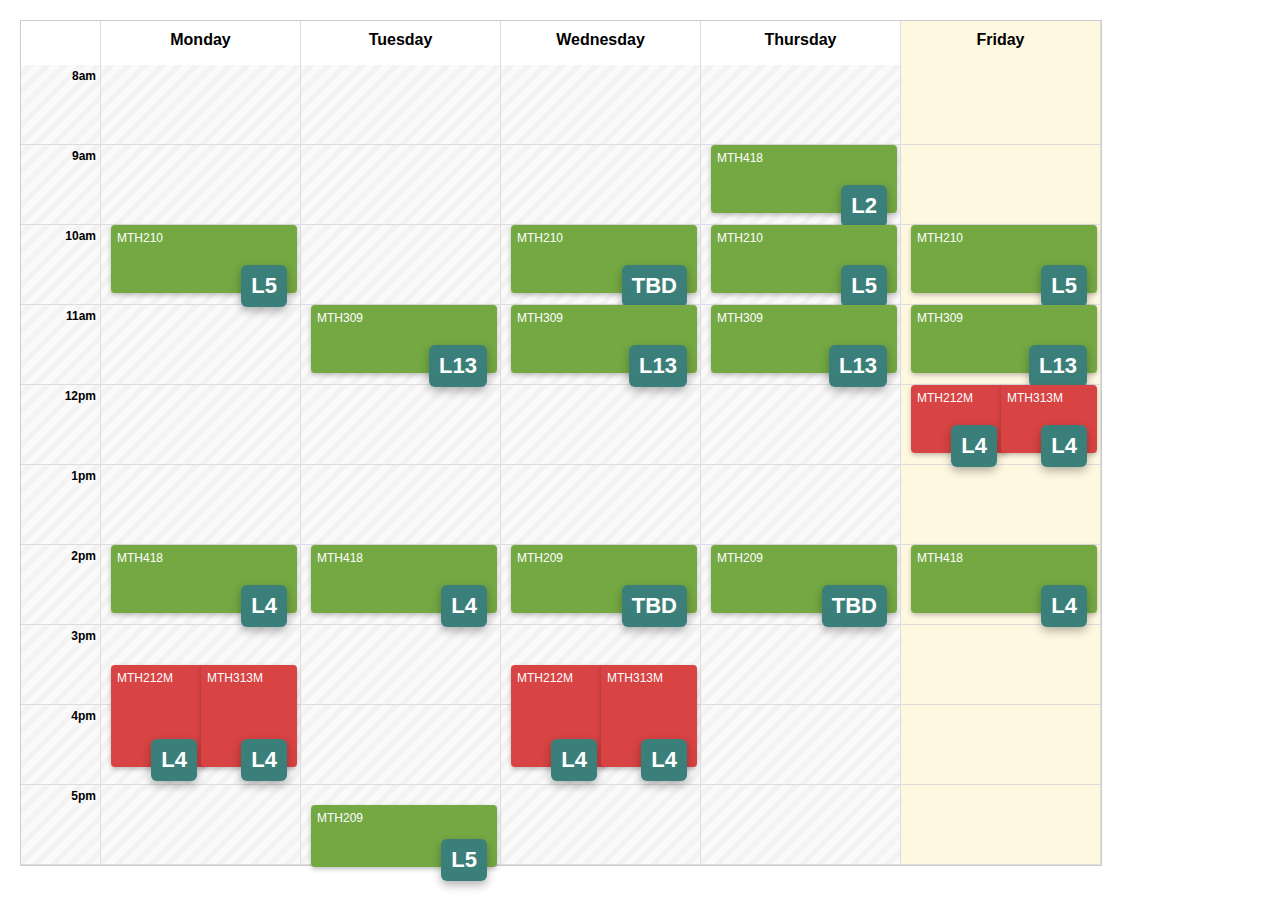
<file: time-table/index.html>
<!DOCTYPE html>
<html lang="en">
<head>
  <meta charset="UTF-8">
  <title>College Timetable</title>
  <link rel="stylesheet" href="style.css">
</head>
<body>

<div class="timetable-wrapper">

  <!-- Day Header -->
  <div class="header">
    <div></div>
    <div>Monday</div>
    <div>Tuesday</div>
    <div>Wednesday</div>
    <div>Thursday</div>
    <div>Friday</div>
  </div>

  <!-- Grid -->
  <div class="grid" id="grid"></div>

  <!-- Events Layer -->
  <div class="events" id="events"></div>

</div>

<script src="script.js"></script>
</body>
</html>
</file>
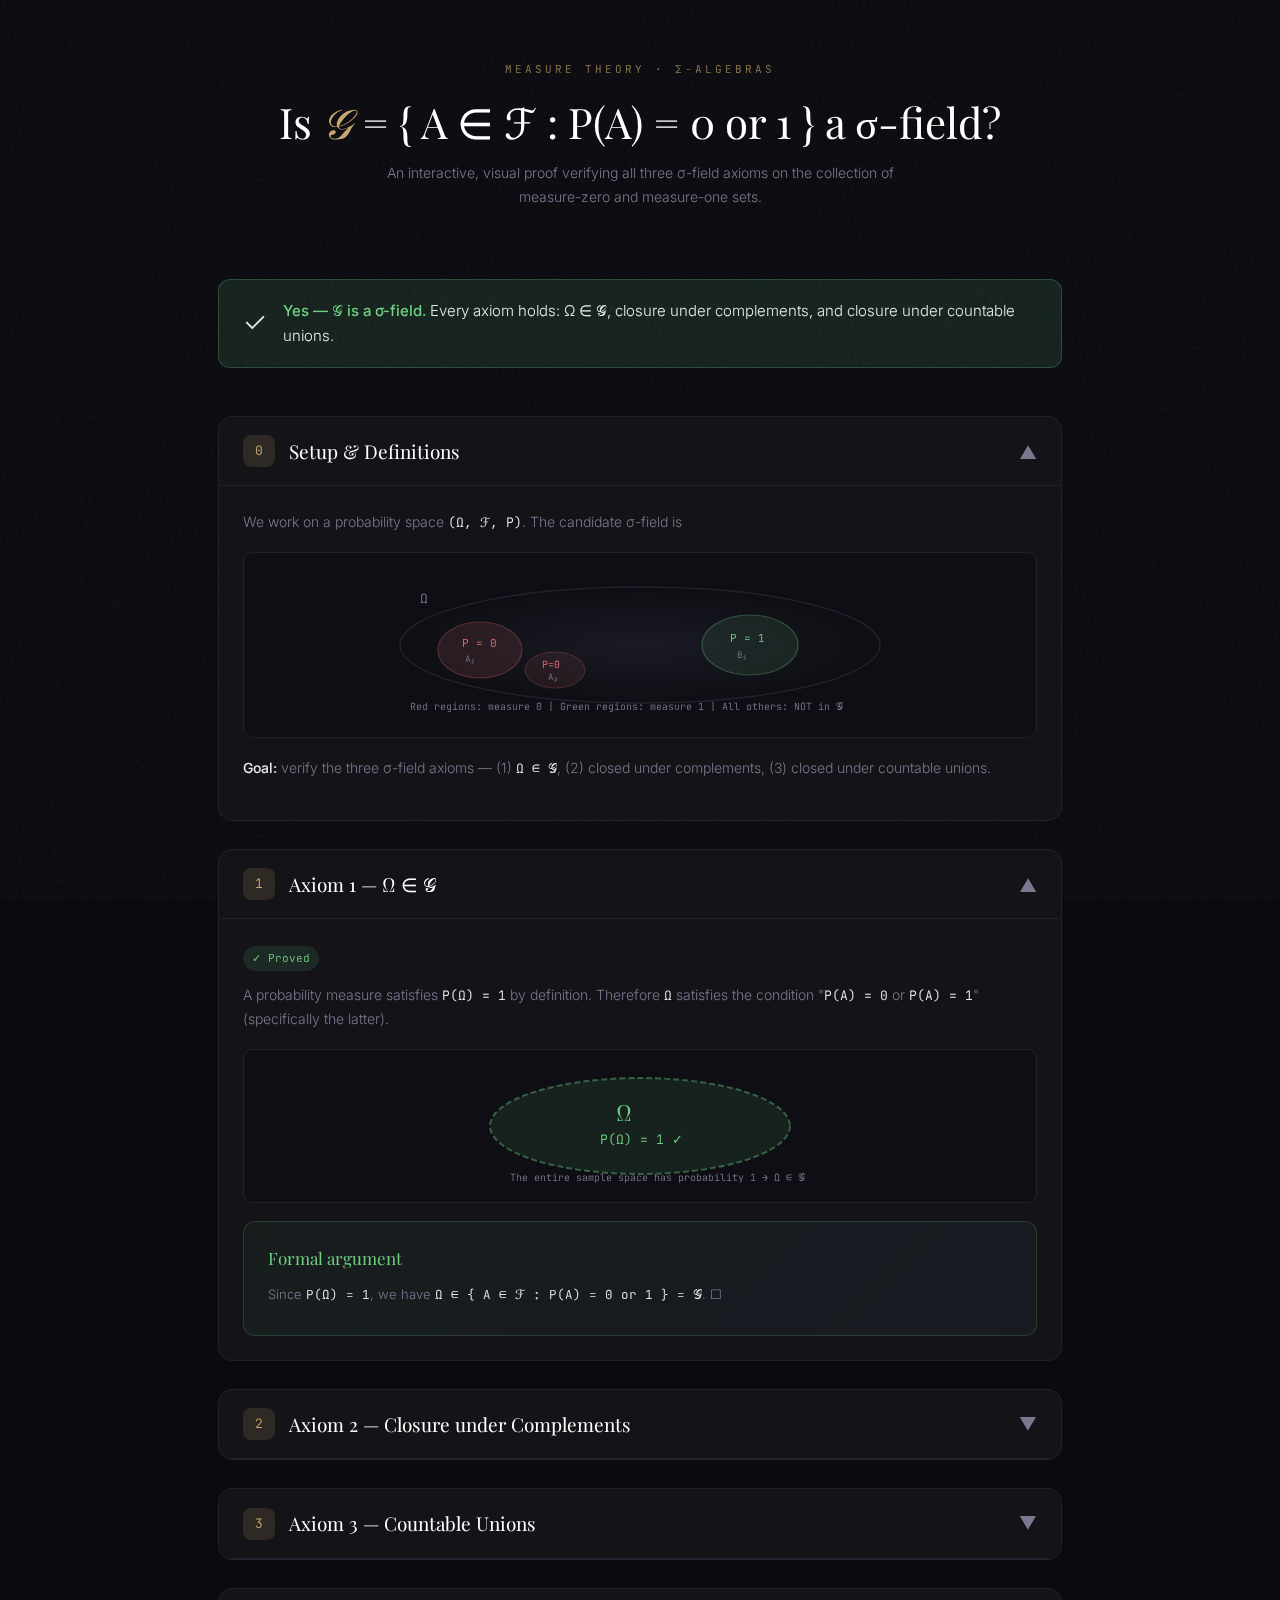
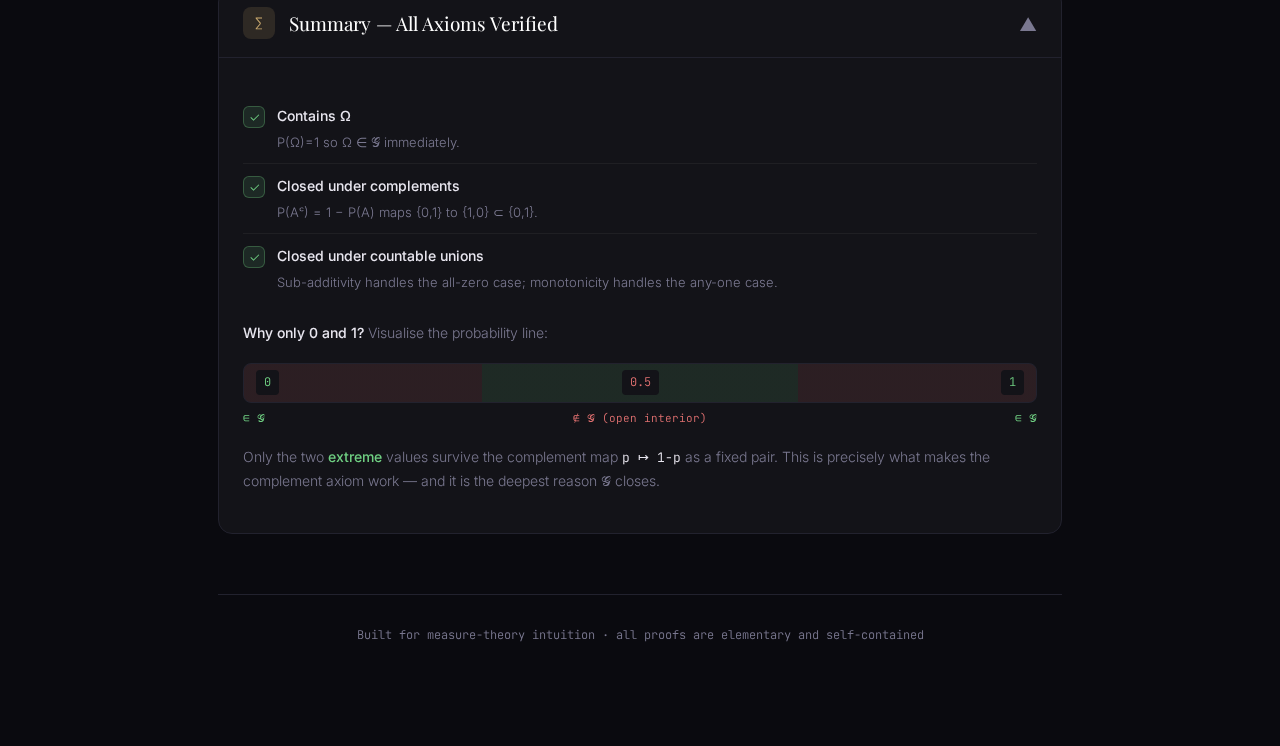
<file: MTH309-A2-Q16.html>
<!DOCTYPE html>
<html lang="en">
<head>
<meta charset="UTF-8"/>
<meta name="viewport" content="width=device-width, initial-scale=1.0"/>
<title>Is 𝒢 a σ-field? — Interactive Proof</title>
<style>
  @import url('https://fonts.googleapis.com/css2?family=Playfair+Display:ital,wght@0,400;0,700;1,400&family=JetBrains+Mono:wght@400;500&family=Inter:wght@300;400;500&display=swap');

  :root {
    --bg: #0a0a0f;
    --card: #131318;
    --card-border: #22222e;
    --text: #e8e6ef;
    --text-dim: #7a7890;
    --accent: #c8a86e;
    --accent-dim: rgba(200,168,110,0.15);
    --green: #6fcf82;
    --green-dim: rgba(111,207,130,0.12);
    --red: #e07070;
    --red-dim: rgba(224,112,112,0.12);
    --blue: #7aabf0;
    --blue-dim: rgba(122,171,240,0.15);
    --purple: #b088e8;
    --purple-dim: rgba(176,136,232,0.15);
  }

  * { margin:0; padding:0; box-sizing:border-box; }

  body {
    background: var(--bg);
    color: var(--text);
    font-family: 'Inter', sans-serif;
    font-weight: 300;
    line-height: 1.7;
    min-height: 100vh;
    overflow-x: hidden;
  }

  /* ─── ambient grain ─── */
  body::before {
    content:'';
    position:fixed; inset:0; z-index:0;
    background: url("data:image/svg+xml,%3Csvg viewBox='0 0 256 256' xmlns='http://www.w3.org/2000/svg'%3E%3Cfilter id='n'%3E%3CfeTurbulence type='fractalNoise' baseFrequency='0.9' numOctaves='4'/%3E%3C/filter%3E%3Crect width='100%25' height='100%25' filter='url(%23n)' opacity='0.04'/%3E%3C/svg%3E");
    pointer-events:none;
  }

  .page-wrap { position:relative; z-index:1; max-width:900px; margin:0 auto; padding:60px 28px 100px; }

  /* ─── Header ─── */
  header { text-align:center; margin-bottom:70px; }
  header .eyebrow {
    font-family:'JetBrains Mono',monospace;
    font-size:11px; letter-spacing:3px; text-transform:uppercase;
    color:var(--accent); opacity:.7; margin-bottom:18px;
  }
  header h1 {
    font-family:'Playfair Display',serif;
    font-size:clamp(28px,5vw,42px);
    font-weight:400; line-height:1.2;
    color:#fff;
  }
  header h1 em { font-style:italic; color:var(--accent); }
  header .sub {
    margin-top:14px; font-size:14px; color:var(--text-dim); max-width:540px; margin-left:auto; margin-right:auto;
  }

  /* ─── verdict banner ─── */
  .verdict {
    display:flex; align-items:center; gap:16px;
    background:var(--green-dim); border:1px solid rgba(111,207,130,0.25);
    border-radius:12px; padding:18px 24px; margin-bottom:48px;
  }
  .verdict-icon { font-size:28px; flex-shrink:0; }
  .verdict-text { font-size:15px; }
  .verdict-text strong { color:var(--green); font-weight:500; }

  /* ─── Section cards ─── */
  .section-card {
    background:var(--card); border:1px solid var(--card-border);
    border-radius:14px; margin-bottom:28px; overflow:hidden;
    animation: fadeUp .5s ease both;
  }
  @keyframes fadeUp { from { opacity:0; transform:translateY(18px); } to { opacity:1; transform:translateY(0); } }

  .card-header {
    display:flex; align-items:center; gap:14px;
    padding:18px 24px; cursor:pointer; user-select:none;
    border-bottom:1px solid var(--card-border);
    transition: background .2s;
  }
  .card-header:hover { background:rgba(255,255,255,.03); }

  .card-header .num {
    font-family:'JetBrains Mono',monospace;
    background:var(--accent-dim); color:var(--accent);
    width:32px; height:32px; border-radius:8px;
    display:flex; align-items:center; justify-content:center;
    font-size:13px; flex-shrink:0;
  }
  .card-header h2 { font-family:'Playfair Display',serif; font-weight:400; font-size:19px; color:#fff; flex:1; }
  .card-header .toggle-icon { color:var(--text-dim); font-size:18px; transition:transform .3s; }
  .card-header.open .toggle-icon { transform:rotate(180deg); }

  .card-body { padding:0; max-height:0; overflow:hidden; transition:max-height .45s cubic-bezier(.4,0,.2,1), padding .3s; }
  .card-body.open { max-height:1200px; padding:24px; }

  /* proof text styling */
  .proof-text { font-size:14px; color:var(--text-dim); margin-bottom:16px; }
  .proof-text .math { font-family:'JetBrains Mono',monospace; color:var(--text); font-size:13px; }
  .proof-text strong { color:var(--text); font-weight:500; }

  .tag {
    display:inline-block; font-size:11px; font-family:'JetBrains Mono',monospace;
    padding:3px 9px; border-radius:20px; margin-right:6px;
  }
  .tag.proved { background:var(--green-dim); color:var(--green); }
  .tag.key { background:var(--blue-dim); color:var(--blue); }

  /* ─── SVG Canvas areas ─── */
  .canvas-wrap {
    background:#0e0e14; border-radius:10px; border:1px solid var(--card-border);
    margin:18px 0; padding:16px; text-align:center;
  }
  .canvas-wrap svg { display:block; margin:0 auto; }
  .canvas-label {
    font-family:'JetBrains Mono',monospace; font-size:11px;
    color:var(--text-dim); margin-top:8px; letter-spacing:1px;
  }

  /* ─── Buttons ─── */
  .btn-row { display:flex; gap:10px; flex-wrap:wrap; margin:16px 0; }
  .btn {
    font-family:'JetBrains Mono',monospace; font-size:12px;
    background:var(--accent-dim); color:var(--accent);
    border:1px solid rgba(200,168,110,.3); border-radius:20px;
    padding:7px 16px; cursor:pointer; transition:all .2s;
  }
  .btn:hover { background:rgba(200,168,110,.3); }
  .btn.active { background:var(--accent); color:#0a0a0f; font-weight:500; }

  /* ─── Complement animation state labels ─── */
  .state-label {
    font-family:'JetBrains Mono',monospace; font-size:12px;
    color:var(--text-dim); margin-top:10px;
  }
  .state-label .hl { color:var(--accent); font-weight:500; }

  /* ─── Sigma field requirements checklist ─── */
  .checklist { margin:12px 0; }
  .check-item {
    display:flex; align-items:flex-start; gap:12px; padding:10px 0;
    border-bottom:1px solid rgba(255,255,255,.05);
  }
  .check-item:last-child { border-bottom:none; }
  .check-icon {
    width:22px; height:22px; border-radius:6px; flex-shrink:0;
    display:flex; align-items:center; justify-content:center;
    font-size:13px; margin-top:2px;
  }
  .check-icon.yes { background:var(--green-dim); color:var(--green); border:1px solid rgba(111,207,130,.3); }
  .check-icon.no  { background:var(--red-dim);   color:var(--red);   border:1px solid rgba(224,112,112,.3); }
  .check-title { font-weight:500; color:var(--text); font-size:14px; }
  .check-desc { font-size:13px; color:var(--text-dim); margin-top:3px; }

  /* ─── Animated number line / probability strip ─── */
  .prob-strip-wrap { margin:18px 0; }
  .prob-strip {
    height:40px; border-radius:8px; position:relative;
    background: linear-gradient(90deg, var(--red-dim) 0%, var(--red-dim) 30%, var(--green-dim) 30%, var(--green-dim) 70%, var(--red-dim) 70%, var(--red-dim) 100%);
    border:1px solid var(--card-border);
    display:flex; align-items:center; justify-content:space-between;
    padding:0 12px;
  }
  .prob-strip .pin {
    font-family:'JetBrains Mono',monospace; font-size:12px;
    color:var(--text); background:var(--card); padding:2px 8px; border-radius:4px;
    position:relative; z-index:1;
  }
  .prob-strip .pin.zero { color:var(--green); }
  .prob-strip .pin.one  { color:var(--green); }
  .prob-strip .pin.mid  { color:var(--red); }

  .prob-labels {
    display:flex; justify-content:space-between; margin-top:6px;
  }
  .prob-labels span {
    font-size:11px; color:var(--text-dim); font-family:'JetBrains Mono',monospace;
  }
  .prob-labels span.ok { color:var(--green); }
  .prob-labels span.bad { color:var(--red); }

  /* ─── Countable union interactive ─── */
  .union-demo { margin:18px 0; }
  .union-sets { display:flex; gap:8px; flex-wrap:wrap; margin-bottom:12px; }
  .set-chip {
    font-family:'JetBrains Mono',monospace; font-size:13px;
    padding:6px 14px; border-radius:8px; cursor:pointer;
    border:2px solid transparent; transition:all .25s;
  }
  .set-chip.off  { background:rgba(255,255,255,.04); color:var(--text-dim); border-color:rgba(255,255,255,.1); }
  .set-chip.on   { background:var(--blue-dim); color:var(--blue); border-color:rgba(122,171,240,.35); }
  .union-result {
    font-family:'JetBrains Mono',monospace; font-size:14px;
    padding:12px 18px; border-radius:8px;
    background:rgba(255,255,255,.03); border:1px solid var(--card-border);
    transition: all .3s;
  }
  .union-result .r-label { color:var(--text-dim); font-size:11px; display:block; margin-bottom:4px; letter-spacing:1px; }

  /* ─── Proof summary box ─── */
  .proof-box {
    background:linear-gradient(135deg, rgba(111,207,130,.06), rgba(122,171,240,.05));
    border:1px solid rgba(111,207,130,.2);
    border-radius:12px; padding:22px 24px; margin-top:12px;
  }
  .proof-box h3 {
    font-family:'Playfair Display',serif; font-size:17px; color:var(--green); margin-bottom:10px; font-weight:400;
  }
  .proof-box p { font-size:13px; color:var(--text-dim); margin-bottom:8px; }
  .proof-box .math { font-family:'JetBrains Mono',monospace; color:var(--text); font-size:12.5px; }

  /* ─── Animated pulse on Omega circle ─── */
  @keyframes pulse { 0%,100%{ r:72; } 50%{ r:75; } }

  /* ─── Footer ─── */
  footer { text-align:center; margin-top:60px; padding-top:30px; border-top:1px solid var(--card-border); }
  footer p { font-size:12px; color:var(--text-dim); font-family:'JetBrains Mono',monospace; }

  /* scrollbar */
  ::-webkit-scrollbar { width:6px; }
  ::-webkit-scrollbar-track { background:var(--bg); }
  ::-webkit-scrollbar-thumb { background:var(--card-border); border-radius:3px; }
</style>
</head>
<body>
<!-- ═══════════════ PAGE ═══════════════ -->
<div class="page-wrap">

  <!-- Header -->
  <header>
    <div class="eyebrow">Measure Theory · σ-Algebras</div>
    <h1>Is <em>𝒢</em> = { A ∈ ℱ : P(A) = 0 or 1 } a σ-field?</h1>
    <p class="sub">An interactive, visual proof verifying all three σ-field axioms on the collection of measure-zero and measure-one sets.</p>
  </header>

  <!-- Verdict -->
  <div class="verdict">
    <div class="verdict-icon">✓</div>
    <div class="verdict-text"><strong>Yes — 𝒢 is a σ-field.</strong> Every axiom holds: Ω ∈ 𝒢, closure under complements, and closure under countable unions.</div>
  </div>

  <!-- ════ SETUP ════ -->
  <div class="section-card" style="animation-delay:.05s">
    <div class="card-header open" onclick="toggle(this)">
      <div class="num">0</div>
      <h2>Setup & Definitions</h2>
      <div class="toggle-icon">▼</div>
    </div>
    <div class="card-body open">
      <p class="proof-text">
        We work on a probability space <span class="math">(Ω, ℱ, P)</span>.
        The candidate σ-field is
      </p>
      <div class="canvas-wrap" style="padding:22px 16px;">
        <svg width="520" height="140" viewBox="0 0 520 140">
          <!-- Ω circle -->
          <defs>
            <radialGradient id="omegaGrad" cx="50%" cy="50%">
              <stop offset="0%" stop-color="#1a1a25"/>
              <stop offset="100%" stop-color="#0e0e14"/>
            </radialGradient>
          </defs>
          <ellipse cx="260" cy="70" rx="240" ry="58" fill="url(#omegaGrad)" stroke="#22222e" stroke-width="1.5"/>
          <text x="40" y="28" fill="#7a7890" font-family="JetBrains Mono" font-size="13">Ω</text>

          <!-- P=0 blobs (red-ish) -->
          <ellipse cx="100" cy="75" rx="42" ry="28" fill="rgba(224,112,112,0.12)" stroke="rgba(224,112,112,0.3)" stroke-width="1.2"/>
          <text x="82" y="72" fill="#e07070" font-family="JetBrains Mono" font-size="11">P = 0</text>
          <text x="85" y="87" fill="#7a7890" font-family="JetBrains Mono" font-size="9">A₁</text>

          <ellipse cx="175" cy="95" rx="30" ry="18" fill="rgba(224,112,112,0.1)" stroke="rgba(224,112,112,0.25)" stroke-width="1"/>
          <text x="162" y="93" fill="#e07070" font-family="JetBrains Mono" font-size="10">P=0</text>
          <text x="168" y="105" fill="#7a7890" font-family="JetBrains Mono" font-size="9">A₂</text>

          <!-- P=1 blobs (green-ish) -->
          <ellipse cx="370" cy="70" rx="48" ry="30" fill="rgba(111,207,130,0.1)" stroke="rgba(111,207,130,0.3)" stroke-width="1.2"/>
          <text x="350" y="67" fill="#6fcf82" font-family="JetBrains Mono" font-size="11">P = 1</text>
          <text x="357" y="83" fill="#7a7890" font-family="JetBrains Mono" font-size="9">B₁</text>

          <!-- labels -->
          <text x="30" y="135" fill="#7a7890" font-family="JetBrains Mono" font-size="10">Red regions: measure 0   |   Green regions: measure 1   |   All others: NOT in 𝒢</text>
        </svg>
      </div>
      <p class="proof-text">
        <strong>Goal:</strong> verify the three σ-field axioms —
        (1) <span class="math">Ω ∈ 𝒢</span>,
        (2) closed under complements,
        (3) closed under countable unions.
      </p>
    </div>
  </div>

  <!-- ════ AXIOM 1: Ω ∈ 𝒢 ════ -->
  <div class="section-card" style="animation-delay:.12s">
    <div class="card-header open" onclick="toggle(this)">
      <div class="num">1</div>
      <h2>Axiom 1 — Ω ∈ 𝒢</h2>
      <div class="toggle-icon">▼</div>
    </div>
    <div class="card-body open">
      <span class="tag proved">✓ Proved</span>
      <p class="proof-text" style="margin-top:12px;">
        A probability measure satisfies <span class="math">P(Ω) = 1</span> by definition.
        Therefore <span class="math">Ω</span> satisfies the condition "<span class="math">P(A) = 0</span> or <span class="math">P(A) = 1</span>" (specifically the latter).
      </p>
      <div class="canvas-wrap">
        <svg width="360" height="120" viewBox="0 0 360 120">
          <ellipse cx="180" cy="60" rx="150" ry="48" fill="rgba(111,207,130,0.1)" stroke="rgba(111,207,130,0.4)" stroke-width="2" stroke-dasharray="6 3"/>
          <text x="155" y="55" fill="#6fcf82" font-family="Playfair Display" font-size="22" font-style="italic">Ω</text>
          <text x="140" y="78" fill="#6fcf82" font-family="JetBrains Mono" font-size="13">P(Ω) = 1 ✓</text>
          <text x="50" y="115" fill="#7a7890" font-family="JetBrains Mono" font-size="10">The entire sample space has probability 1 → Ω ∈ 𝒢</text>
        </svg>
      </div>
      <div class="proof-box">
        <h3>Formal argument</h3>
        <p>Since <span class="math">P(Ω) = 1</span>, we have <span class="math">Ω ∈ { A ∈ ℱ : P(A) = 0 or 1 } = 𝒢</span>. □</p>
      </div>
    </div>
  </div>

  <!-- ════ AXIOM 2: Complements ════ -->
  <div class="section-card" style="animation-delay:.18s">
    <div class="card-header" onclick="toggle(this)">
      <div class="num">2</div>
      <h2>Axiom 2 — Closure under Complements</h2>
      <div class="toggle-icon">▼</div>
    </div>
    <div class="card-body">
      <span class="tag proved">✓ Proved</span>
      <p class="proof-text" style="margin-top:12px;">
        Pick any <span class="math">A ∈ 𝒢</span>. We must show <span class="math">Aᶜ ∈ 𝒢</span>.
        Use the key identity <span class="math">P(Aᶜ) = 1 − P(A)</span> and toggle the interactive diagram below.
      </p>
      <div class="btn-row" id="compButtons">
        <button class="btn active" onclick="setComp('zero')">Case: P(A) = 0</button>
        <button class="btn"       onclick="setComp('one') ">Case: P(A) = 1</button>
      </div>
      <!-- interactive SVG -->
      <div class="canvas-wrap">
        <svg id="compSVG" width="460" height="150" viewBox="0 0 460 150">
          <!-- Omega -->
          <ellipse cx="230" cy="72" rx="200" ry="58" fill="#0e0e14" stroke="#22222e" stroke-width="1.5"/>
          <text x="45" y="30" fill="#7a7890" font-family="JetBrains Mono" font-size="12">Ω</text>
          <!-- A region -->
          <ellipse id="compA" cx="140" cy="75" rx="65" ry="42" fill="rgba(224,112,112,0.18)" stroke="rgba(224,112,112,0.4)" stroke-width="2"/>
          <text x="118" y="72" fill="#e07070" font-family="JetBrains Mono" font-size="13" id="compALabel">A</text>
          <text x="110" y="90" fill="#e07070" font-family="JetBrains Mono" font-size="11" id="compAProb">P(A)=0</text>
          <!-- Ac region label -->
          <text x="300" y="72" fill="#6fcf82" font-family="JetBrains Mono" font-size="13" id="compAcLabel">Aᶜ</text>
          <text x="290" y="90" fill="#6fcf82" font-family="JetBrains Mono" font-size="11" id="compAcProb">P(Aᶜ)=1</text>
          <!-- annotation -->
          <text x="80" y="145" fill="#7a7890" font-family="JetBrains Mono" font-size="10" id="compAnnotation">P(A)=0  →  P(Aᶜ) = 1−0 = 1  →  Aᶜ ∈ 𝒢 ✓</text>
        </svg>
      </div>
      <div class="state-label" id="compState">Current case: <span class="hl">P(A) = 0</span> → P(Aᶜ) = <span class="hl">1</span></div>
      <div class="proof-box">
        <h3>Formal argument</h3>
        <p>Let <span class="math">A ∈ 𝒢</span>. Then <span class="math">P(A) ∈ {0,1}</span>.</p>
        <p>• If <span class="math">P(A) = 0</span>, then <span class="math">P(Aᶜ) = 1 − 0 = 1</span>, so <span class="math">Aᶜ ∈ 𝒢</span>.</p>
        <p>• If <span class="math">P(A) = 1</span>, then <span class="math">P(Aᶜ) = 1 − 1 = 0</span>, so <span class="math">Aᶜ ∈ 𝒢</span>. □</p>
      </div>
    </div>
  </div>

  <!-- ════ AXIOM 3: Countable unions ════ -->
  <div class="section-card" style="animation-delay:.24s">
    <div class="card-header" onclick="toggle(this)">
      <div class="num">3</div>
      <h2>Axiom 3 — Countable Unions</h2>
      <div class="toggle-icon">▼</div>
    </div>
    <div class="card-body">
      <span class="tag proved">✓ Proved</span>
      <span class="tag key">Key Argument</span>
      <p class="proof-text" style="margin-top:12px;">
        This is the deepest axiom. Given <span class="math">A₁, A₂, … ∈ 𝒢</span>,
        show <span class="math">∪ᵢ Aᵢ ∈ 𝒢</span>.  The proof splits into two cases.
        Toggle sets on/off below to build intuition.
      </p>

      <!-- Sub-case selector -->
      <div class="btn-row" id="unionCaseButtons">
        <button class="btn active" onclick="setUnionCase('allzero')">All P(Aᵢ)=0</button>
        <button class="btn"       onclick="setUnionCase('someone')">Some P(Aᵢ)=1</button>
      </div>

      <!-- interactive chips -->
      <div class="union-demo">
        <div class="union-sets" id="unionSets"></div>
        <div class="union-result">
          <span class="r-label">RESULTING UNION</span>
          <span id="unionExpr">A₁ ∪ A₂ ∪ A₃</span>
          <span style="color:var(--text-dim);font-size:13px;margin-left:14px;" id="unionProb">P(∪) = 0  ∈ {0,1} ✓</span>
        </div>
      </div>

      <!-- Static diagram for the case -->
      <div class="canvas-wrap">
        <svg id="unionSVG" width="500" height="160" viewBox="0 0 500 160">
          <!-- Omega -->
          <ellipse cx="250" cy="78" rx="220" ry="60" fill="#0e0e14" stroke="#22222e" stroke-width="1.5"/>
          <text x="45" y="28" fill="#7a7890" font-family="JetBrains Mono" font-size="12">Ω</text>
          <!-- A1 -->
          <ellipse id="uA1" cx="130" cy="80" rx="52" ry="35" fill="rgba(224,112,112,0.14)" stroke="rgba(224,112,112,0.3)" stroke-width="1.5"/>
          <text x="112" y="78" fill="#e07070" font-family="JetBrains Mono" font-size="11">A₁ P=0</text>
          <!-- A2 -->
          <ellipse id="uA2" cx="230" cy="95" rx="40" ry="26" fill="rgba(224,112,112,0.14)" stroke="rgba(224,112,112,0.3)" stroke-width="1.5"/>
          <text x="213" y="93" fill="#e07070" font-family="JetBrains Mono" font-size="11">A₂ P=0</text>
          <!-- A3 -->
          <ellipse id="uA3" cx="350" cy="78" rx="48" ry="33" fill="rgba(224,112,112,0.14)" stroke="rgba(224,112,112,0.3)" stroke-width="1.5"/>
          <text x="332" y="78" fill="#e07070" font-family="JetBrains Mono" font-size="11">A₃ P=0</text>

          <!-- union annotation -->
          <text id="unionAnnot1" x="60" y="148" fill="#7a7890" font-family="JetBrains Mono" font-size="10">Case 1: All Aᵢ have P=0 → P(∪Aᵢ) ≤ ΣP(Aᵢ) = 0 → P(∪Aᵢ) = 0 ∈ {0,1} ✓</text>
        </svg>
      </div>

      <!-- Two-case proof box -->
      <div class="proof-box">
        <h3>Case 1 — All P(Aᵢ) = 0</h3>
        <p>By <strong style="color:var(--blue);">countable sub-additivity</strong>: <span class="math">P(∪ᵢ Aᵢ) ≤ Σᵢ P(Aᵢ) = 0</span>. Since probability is non-negative, <span class="math">P(∪ Aᵢ) = 0 ∈ {0,1}</span>. ✓</p>
      </div>
      <div class="proof-box" style="border-color:rgba(122,171,240,.25); background:linear-gradient(135deg,rgba(122,171,240,.06),rgba(176,136,232,.05)); margin-top:12px;">
        <h3 style="color:var(--blue);">Case 2 — Some P(Aⱼ) = 1</h3>
        <p>If any single <span class="math">Aⱼ</span> has <span class="math">P(Aⱼ) = 1</span>, then <span class="math">Aⱼ ⊆ ∪ᵢ Aᵢ</span>, so by <strong style="color:var(--purple);">monotonicity</strong>:</p>
        <p><span class="math">1 = P(Aⱼ) ≤ P(∪ᵢ Aᵢ) ≤ 1</span>  →  <span class="math">P(∪ᵢ Aᵢ) = 1 ∈ {0,1}</span>. ✓</p>
      </div>
    </div>
  </div>

  <!-- ════ SUMMARY ════ -->
  <div class="section-card" style="animation-delay:.30s">
    <div class="card-header open" onclick="toggle(this)">
      <div class="num">∑</div>
      <h2>Summary — All Axioms Verified</h2>
      <div class="toggle-icon">▼</div>
    </div>
    <div class="card-body open">
      <div class="checklist">
        <div class="check-item">
          <div class="check-icon yes">✓</div>
          <div>
            <div class="check-title">Contains Ω</div>
            <div class="check-desc"><span class="math">P(Ω)=1</span> so <span class="math">Ω ∈ 𝒢</span> immediately.</div>
          </div>
        </div>
        <div class="check-item">
          <div class="check-icon yes">✓</div>
          <div>
            <div class="check-title">Closed under complements</div>
            <div class="check-desc"><span class="math">P(Aᶜ) = 1 − P(A)</span> maps <span class="math">{0,1}</span> to <span class="math">{1,0} ⊂ {0,1}</span>.</div>
          </div>
        </div>
        <div class="check-item">
          <div class="check-icon yes">✓</div>
          <div>
            <div class="check-title">Closed under countable unions</div>
            <div class="check-desc">Sub-additivity handles the all-zero case; monotonicity handles the any-one case.</div>
          </div>
        </div>
      </div>
      <!-- Probability strip -->
      <p class="proof-text" style="margin-top:18px;"><strong>Why only 0 and 1?</strong> Visualise the probability line:</p>
      <div class="prob-strip-wrap">
        <div class="prob-strip">
          <span class="pin zero">0</span>
          <span class="pin mid">0.5</span>
          <span class="pin one">1</span>
        </div>
        <div class="prob-labels">
          <span class="ok">∈ 𝒢</span>
          <span class="bad">∉ 𝒢 (open interior)</span>
          <span class="ok">∈ 𝒢</span>
        </div>
      </div>
      <p class="proof-text" style="margin-top:14px;">
        Only the two <strong style="color:var(--green);">extreme</strong> values survive the complement map <span class="math">p ↦ 1−p</span> as a fixed pair.
        This is precisely what makes the complement axiom work — and it is the deepest reason 𝒢 closes.
      </p>
    </div>
  </div>

  <footer><p>Built for measure-theory intuition · all proofs are elementary and self-contained</p></footer>
</div>

<!-- ═══════════════ SCRIPTS ═══════════════ -->
<script>
// ─── accordion toggle ─────────────────────
function toggle(header) {
  const body = header.nextElementSibling;
  const isOpen = body.classList.contains('open');
  body.classList.toggle('open', !isOpen);
  header.classList.toggle('open', !isOpen);
}

// ─── Axiom 2: complement cases ────────────
function setComp(c) {
  document.querySelectorAll('#compButtons .btn').forEach(b => b.classList.remove('active'));
  if (c === 'zero') {
    document.querySelectorAll('#compButtons .btn')[0].classList.add('active');
    document.getElementById('compA').setAttribute('fill','rgba(224,112,112,0.18)');
    document.getElementById('compA').setAttribute('stroke','rgba(224,112,112,0.4)');
    document.getElementById('compALabel').textContent = 'A';
    document.getElementById('compAProb').textContent  = 'P(A)=0';
    document.getElementById('compAProb').setAttribute('fill','#e07070');
    document.getElementById('compAcLabel').textContent = 'Aᶜ';
    document.getElementById('compAcProb').textContent  = 'P(Aᶜ)=1';
    document.getElementById('compAcProb').setAttribute('fill','#6fcf82');
    document.getElementById('compAnnotation').textContent = 'P(A)=0  →  P(Aᶜ) = 1−0 = 1  →  Aᶜ ∈ 𝒢  ✓';
    document.getElementById('compState').innerHTML = 'Current case: <span class="hl">P(A) = 0</span> → P(Aᶜ) = <span class="hl">1</span>';
  } else {
    document.querySelectorAll('#compButtons .btn')[1].classList.add('active');
    document.getElementById('compA').setAttribute('fill','rgba(111,207,130,0.18)');
    document.getElementById('compA').setAttribute('stroke','rgba(111,207,130,0.4)');
    document.getElementById('compALabel').textContent = 'A';
    document.getElementById('compAProb').textContent  = 'P(A)=1';
    document.getElementById('compAProb').setAttribute('fill','#6fcf82');
    document.getElementById('compAcLabel').textContent = 'Aᶜ';
    document.getElementById('compAcProb').textContent  = 'P(Aᶜ)=0';
    document.getElementById('compAcProb').setAttribute('fill','#e07070');
    document.getElementById('compAnnotation').textContent = 'P(A)=1  →  P(Aᶜ) = 1−1 = 0  →  Aᶜ ∈ 𝒢  ✓';
    document.getElementById('compState').innerHTML = 'Current case: <span class="hl">P(A) = 1</span> → P(Aᶜ) = <span class="hl">0</span>';
  }
}

// ─── Axiom 3: countable union interactive ─
let unionCase = 'allzero';   // 'allzero' | 'someoneone'
let chipState  = [true, true, true, false]; // which Aᵢ are toggled on

const chipColors = ['#e07070','#7aabf0','#b088e8','#6fcf82'];
const chipBg    = ['rgba(224,112,112,','rgba(122,171,240,','rgba(176,136,232,','rgba(111,207,130,'];

function buildChips() {
  const container = document.getElementById('unionSets');
  container.innerHTML = '';
  const labels = unionCase === 'allzero'
    ? ['A₁ (P=0)','A₂ (P=0)','A₃ (P=0)','A₄ (P=0)']
    : ['A₁ (P=0)','A₂ (P=1)','A₃ (P=0)','A₄ (P=0)'];
  labels.forEach((lbl, i) => {
    const ch = document.createElement('div');
    ch.className = 'set-chip ' + (chipState[i] ? 'on' : 'off');
    ch.textContent = lbl;
    ch.style.color = chipState[i] ? chipColors[i] : 'var(--text-dim)';
    ch.style.borderColor = chipState[i] ? chipColors[i] : 'rgba(255,255,255,.1)';
    ch.style.background  = chipState[i] ? chipBg[i]+'0.12)' : 'rgba(255,255,255,.04)';
    ch.onclick = () => { chipState[i] = !chipState[i]; buildChips(); updateUnionResult(); };
    container.appendChild(ch);
  });
}

function updateUnionResult() {
  const on = chipState.map((v,i) => v ? i : -1).filter(x => x >= 0);
  const labels = unionCase === 'allzero'
    ? ['A₁','A₂','A₃','A₄']
    : ['A₁','A₂','A₃','A₄'];
  const probs  = unionCase === 'allzero'
    ? [0,0,0,0]
    : [0,1,0,0];

  if (on.length === 0) {
    document.getElementById('unionExpr').textContent = '∅ (empty)';
    document.getElementById('unionProb').textContent = 'P(∅) = 0  ∈ {0,1} ✓';
    document.getElementById('unionProb').style.color = 'var(--green)';
  } else {
    document.getElementById('unionExpr').textContent = on.map(i => labels[i]).join(' ∪ ');
    const hasOne = on.some(i => probs[i] === 1);
    if (hasOne) {
      document.getElementById('unionProb').textContent = 'P(∪) = 1  ∈ {0,1} ✓  (monotonicity)';
      document.getElementById('unionProb').style.color = 'var(--green)';
    } else {
      document.getElementById('unionProb').textContent = 'P(∪) = 0  ∈ {0,1} ✓  (sub-additivity)';
      document.getElementById('unionProb').style.color = 'var(--green)';
    }
  }
}

function setUnionCase(c) {
  document.querySelectorAll('#unionCaseButtons .btn').forEach(b => b.classList.remove('active'));
  if (c === 'allzero') {
    document.querySelectorAll('#unionCaseButtons .btn')[0].classList.add('active');
    unionCase = 'allzero';
    // update SVG labels
    document.getElementById('uA1').setAttribute('fill','rgba(224,112,112,0.14)');
    document.getElementById('uA1').setAttribute('stroke','rgba(224,112,112,0.3)');
    document.getElementById('uA2').setAttribute('fill','rgba(224,112,112,0.14)');
    document.getElementById('uA2').setAttribute('stroke','rgba(224,112,112,0.3)');
    document.getElementById('uA3').setAttribute('fill','rgba(224,112,112,0.14)');
    document.getElementById('uA3').setAttribute('stroke','rgba(224,112,112,0.3)');
    document.getElementById('unionAnnot1').textContent = 'Case 1: All P(Aᵢ)=0  →  P(∪Aᵢ) ≤ ΣP(Aᵢ) = 0  →  P(∪Aᵢ) = 0  ∈ {0,1}  ✓';
    // set A2 label back
    document.querySelectorAll('#unionSVG text')[3].textContent = 'A₂ P=0';
    document.querySelectorAll('#unionSVG text')[3].setAttribute('fill','#e07070');
  } else {
    document.querySelectorAll('#unionCaseButtons .btn')[1].classList.add('active');
    unionCase = 'someone';
    // highlight A2 as green (P=1)
    document.getElementById('uA2').setAttribute('fill','rgba(111,207,130,0.18)');
    document.getElementById('uA2').setAttribute('stroke','rgba(111,207,130,0.4)');
    document.querySelectorAll('#unionSVG text')[3].textContent = 'A₂ P=1';
    document.querySelectorAll('#unionSVG text')[3].setAttribute('fill','#6fcf82');
    document.getElementById('unionAnnot1').textContent = 'Case 2: A₂ has P=1  →  P(∪Aᵢ) ≥ P(A₂)=1  →  P(∪Aᵢ) = 1  ∈ {0,1}  ✓';
  }
  chipState = [true,true,true,false];
  buildChips();
  updateUnionResult();
}

// ─── init ─────────────────────────────────
buildChips();
updateUnionResult();
</script>
</body>
</html>
</file>
<file: time-table/style.css>
:root {
  --hour-height: 80px;
  --time-col: 80px;
  --day-width: 200px;
  --header-height: 44px;
}

body {
  margin: 0;
  font-family: Arial, sans-serif;
}

/* Wrapper */
.timetable-wrapper {
  position: relative;
  width: max-content;
  margin: 20px;
  overflow: visible;
  border: 1px solid #ccc;
}

/* Header */
.header {
  display: grid;
  grid-template-columns: var(--time-col) repeat(5, var(--day-width));
  height: var(--header-height);
}

.header div {
  text-align: center;
  font-weight: bold;
  padding: 10px 0;
  border-right: 1px solid #ddd;
  background: #fff;
}

/* Grid */
.grid {
  display: grid;
  grid-template-columns: var(--time-col) repeat(5, var(--day-width));
  grid-template-rows: repeat(10, var(--hour-height));
}

.grid div {
  border-right: 1px solid #ddd;
  border-bottom: 1px solid #ddd;
  background: repeating-linear-gradient(
    -45deg,
    #fafafa,
    #fafafa 6px,
    #f3f3f3 6px,
    #f3f3f3 12px
  );
  font-size: 12px;
  padding: 4px;
}

.time-label {
  background: #fff;
  font-weight: bold;
  text-align: right;
  padding-right: 6px;
}

/* Events layer */
.events {
  position: absolute;
  top: var(--header-height);
  left: 0;
  width: 100%;
  height: calc(100% - var(--header-height));
  pointer-events: none;
  cursor: pointer;
}

/* Event card */
.event {
  position: absolute;
  background: #74a843;
  color: #fff;
  border-radius: 4px;
  padding: 6px;
  font-size: 12px;
  box-shadow: 0 2px 5px rgba(0,0,0,.25);
  pointer-events: auto;
  transition: transform .25s, box-shadow .25s;
}

.event:hover {
  transform: scale(1.08);
  z-index: 10;
  box-shadow: 0 10px 25px rgba(0,0,0,.35);
}

.event.modular {
  background: #d84343; /* red */
}

.event.modular:hover {
  box-shadow: 0 10px 25px rgba(216,67,67,.5);
}


/* Room badge */
.room {
  position: absolute;
  right: 10px;
  bottom: -14px;
  background: #3b7f7a;
  color: #fff;
  padding: 8px 10px;
  font-size: 22px;
  font-weight: bold;
  border-radius: 6px;
  box-shadow: 0 4px 10px rgba(0,0,0,.3);
}

/* Tooltip */
.tooltip {
  position: absolute;
  left: 50%;
  bottom: 115%;
  transform: translateX(-50%) translateY(6px);
  background: #111;
  color: #fff;
  padding: 10px 12px;
  border-radius: 8px;
  width: 220px;
  font-size: 13px;
  opacity: 0;
  pointer-events: auto;            /* 🔥 IMPORTANT */
  transition: opacity .25s, transform .25s;
  box-shadow: 0 10px 25px rgba(0,0,0,.4);
  z-index: 20;
}

/* Arrow */
.tooltip::after {
  content: "";
  position: absolute;
  top: 100%;
  left: 50%;
  transform: translateX(-50%);
  border: 6px solid transparent;
  border-top-color: #111;
}

/* KEEP tooltip visible when hovering tooltip itself */
.event:hover .tooltip,
.tooltip:hover {
  opacity: 1;
  transform: translateX(-50%) translateY(0);
}


.course-name {
  font-weight: 600;
  margin-bottom: 4px;
}

.prof a {
  color: #4fc3f7;
  text-decoration: none;
}

.prof a:hover {
  text-decoration: underline;
}

/* Highlight today's column */
.today {
  background: #fff8e1 !important;
}

/* Header highlight */
.header .today {
  background: #ffe082;
  font-weight: 700;
}
</file>
